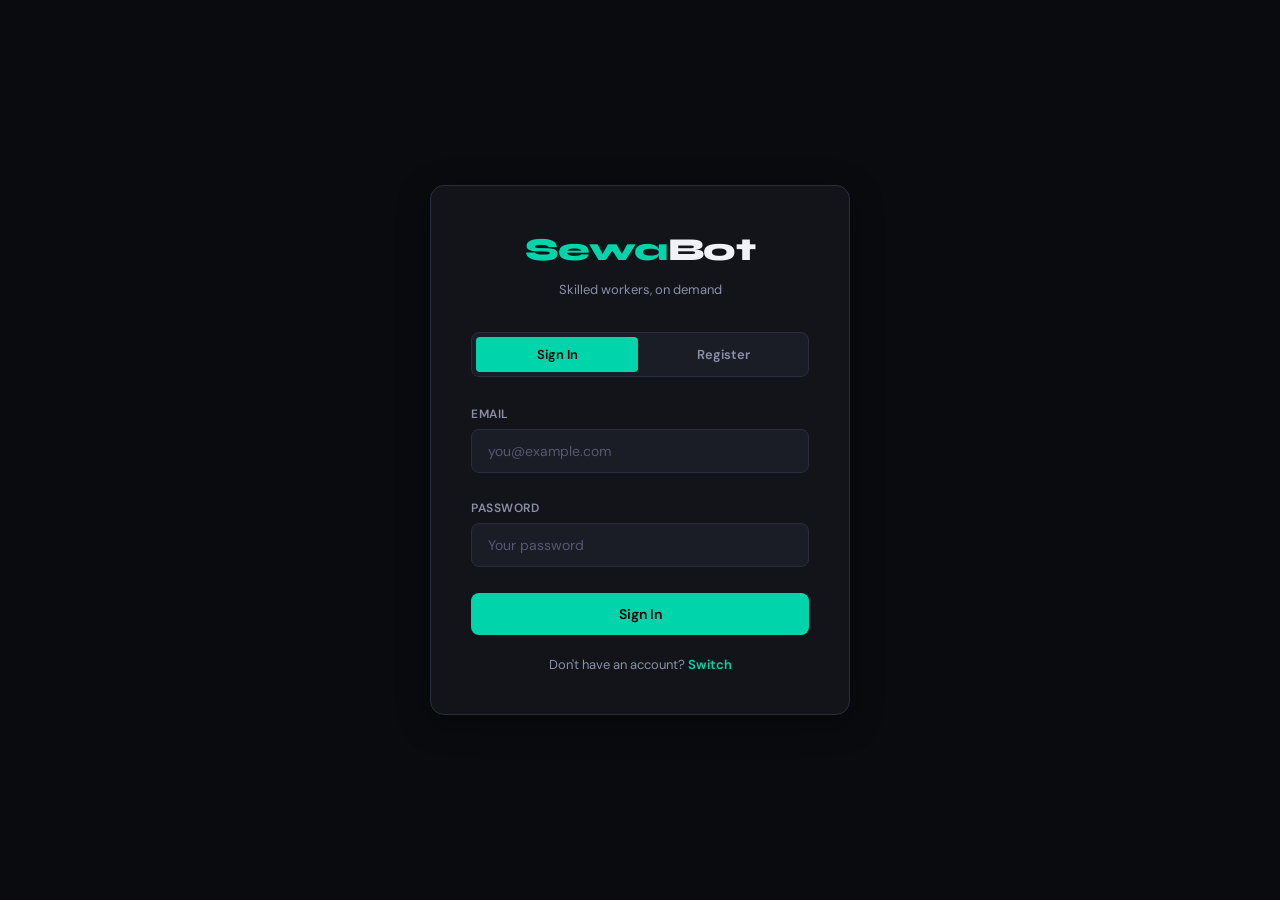
<file: ui/index.html>
<!DOCTYPE html>
    <html lang="en">
    <head>
    <meta charset="UTF-8"/>
    <title>SewaBot</title>
    <link rel="preconnect" href="https://fonts.googleapis.com"/>
    <link href="https://fonts.googleapis.com/css2?family=Syne:wght@800&family=DM+Sans:wght@400&display=swap" rel="stylesheet"/>
    <style>
        body { background:#0a0b0f; color:#f0f2f8; font-family:'DM Sans',sans-serif;
            display:flex; align-items:center; justify-content:center; height:100vh; margin:0; }
        .logo { font-family:'Syne',sans-serif; font-size:48px; font-weight:800;
                color:#00d4aa; text-align:center; }
        .logo span { color:#f0f2f8; }
        p { text-align:center; color:#555870; margin-top:8px; }
    </style>
    </head>
    <body>
    <div>
        <div class="logo">Sewa<span>Bot</span></div>
        <p>Loading...</p>
    </div>
    <script src="js/api.js"></script>
    <script>
        // Redirect based on login status
        if (Auth.isLoggedIn()) {
        redirectByRole();
        } else {
        redirectTo('/ui/pages/auth.html');
        }
    </script>
    </body>
    </html>
</file>
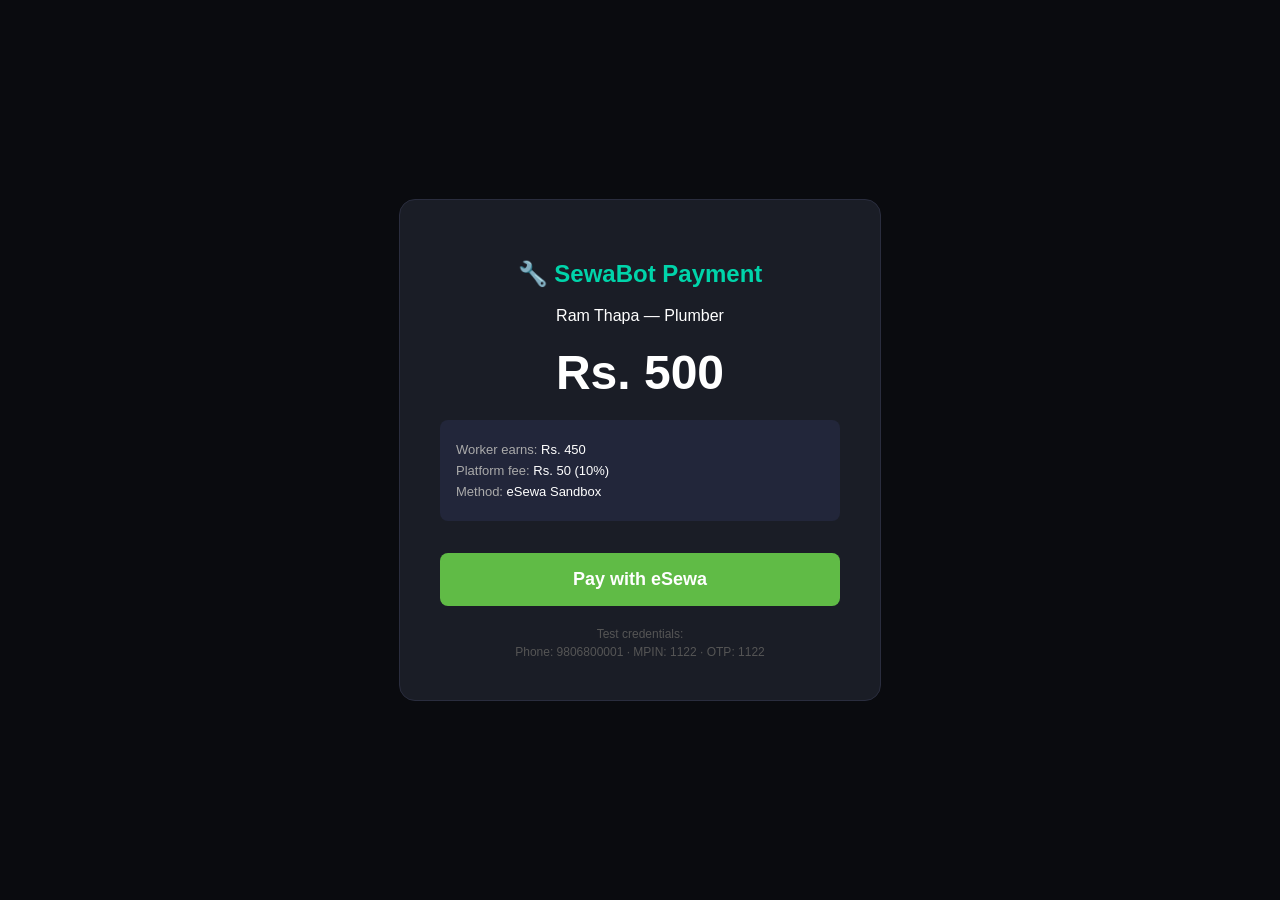
<file: tests/test_payment.html>
<!DOCTYPE html>
<html>
<head>
    <title>SewaBot — eSewa Payment Test</title>
    <style>
        body { font-family: Arial; background: #0a0b0f; color: white;
                display: flex; align-items: center; justify-content: center;
                height: 100vh; margin: 0; }
        .card { background: #1a1d26; border: 1px solid #2a2d3e;
                border-radius: 16px; padding: 40px; text-align: center;
                min-width: 400px; }
        h2 { color: #00d4aa; }
        .amount { font-size: 48px; font-weight: bold; margin: 20px 0; }
        .info { background: #22263a; border-radius: 8px; padding: 16px;
                margin: 16px 0; text-align: left; font-size: 13px; }
        .info div { margin: 6px 0; color: #aaa; }
        .info span { color: white; }
        .btn { background: #60bb46; color: white; border: none;
                padding: 16px 40px; border-radius: 8px; font-size: 18px;
                font-weight: bold; cursor: pointer; width: 100%;
                margin-top: 16px; }
        small { color: #555; font-size: 12px; }
    </style>
</head>
<body>
<div class="card">
    <h2>🔧 SewaBot Payment</h2>
    <p>Ram Thapa — Plumber</p>
    <div class="amount">Rs. 500</div>

    <div class="info">
        <div>Worker earns: <span>Rs. 450</span></div>
        <div>Platform fee: <span>Rs. 50 (10%)</span></div>
        <div>Method: <span>eSewa Sandbox</span></div>
    </div>

    <form action="https://rc-epay.esewa.com.np/api/epay/main/v2/form" method="POST">
        <input type="hidden" name="amount"                   value="500"/>
        <input type="hidden" name="tax_amount"               value="0"/>
        <input type="hidden" name="total_amount"             value="500"/>
        <input type="hidden" name="transaction_uuid"         value="test-txn-sewabot-001"/>
        <input type="hidden" name="product_code"             value="EPAYTEST"/>
        <input type="hidden" name="product_service_charge"   value="0"/>
        <input type="hidden" name="product_delivery_charge"  value="0"/>
        <input type="hidden" name="success_url"              value="http://localhost:8001/payments/esewa/success"/>
        <input type="hidden" name="failure_url"              value="http://localhost:8001/payments/esewa/failure"/>
        <input type="hidden" name="signed_field_names"       value="total_amount,transaction_uuid,product_code"/>
        <input type="hidden" name="signature"                value="83QbZuXS4gX14ryXkzJEg1u9hdwsNiRdaw1eYpJJYyo="/>
        <button type="submit" class="btn">Pay with eSewa</button>
    </form>

    <br>
    <small>
        Test credentials:<br>
        Phone: 9806800001 · MPIN: 1122 · OTP: 1122
    </small>
</div>
</body>
</html>
</file>
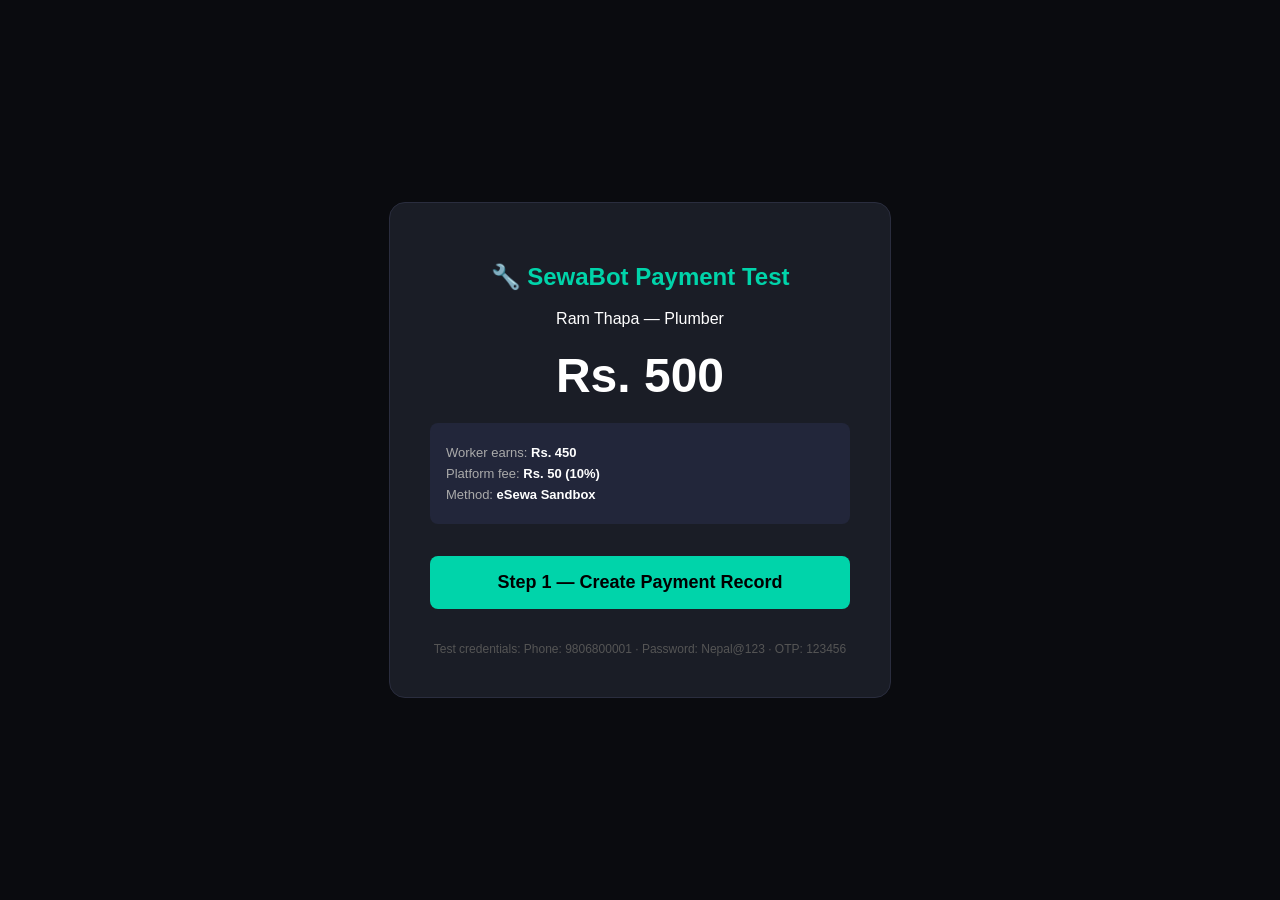
<file: tests/test_payment2.html>
<!DOCTYPE html>
<html>
<head>
    <title>SewaBot — eSewa Payment Test</title>
    <style>
        body { font-family: Arial; background: #0a0b0f; color: white;
                display: flex; align-items: center; justify-content: center;
                height: 100vh; margin: 0; }
        .card { background: #1a1d26; border: 1px solid #2a2d3e;
                border-radius: 16px; padding: 40px; text-align: center;
                min-width: 420px; }
        h2 { color: #00d4aa; }
        .amount { font-size: 48px; font-weight: bold; margin: 20px 0; }
        .info { background: #22263a; border-radius: 8px; padding: 16px;
                margin: 16px 0; text-align: left; font-size: 13px; }
        .info div { margin: 6px 0; color: #aaa; }
        .info span { color: white; font-weight: 600; }
        .btn { background: #60bb46; color: white; border: none;
                padding: 16px 40px; border-radius: 8px; font-size: 18px;
                font-weight: bold; cursor: pointer; width: 100%;
                margin-top: 16px; }
        .btn:disabled { opacity: 0.5; cursor: not-allowed; }
        .btn-init { background: #00d4aa; color: #000; }
        small { color: #555; font-size: 12px; }
        #status { margin-top: 12px; font-size: 13px; color: #aaa; }
        #payment-form { display: none; }
    </style>
</head>
<body>
<div class="card">
    <h2>🔧 SewaBot Payment Test</h2>
    <p>Ram Thapa — Plumber</p>
    <div class="amount">Rs. 500</div>

    <div class="info">
        <div>Worker earns: <span>Rs. 450</span></div>
        <div>Platform fee: <span>Rs. 50 (10%)</span></div>
        <div>Method: <span>eSewa Sandbox</span></div>
    </div>

    <!-- Step 1: Create payment record via API -->
    <button class="btn btn-init" onclick="initiatePayment()">
        Step 1 — Create Payment Record
    </button>

    <div id="status"></div>

    <!-- Step 2: Auto-submit to eSewa after API responds -->
    <form id="payment-form"
            action="https://rc-epay.esewa.com.np/api/epay/main/v2/form"
            method="POST">
        <input type="hidden" name="amount"                   id="f-amount"/>
        <input type="hidden" name="tax_amount"               value="0"/>
        <input type="hidden" name="total_amount"             id="f-total"/>
        <input type="hidden" name="transaction_uuid"         id="f-uuid"/>
        <input type="hidden" name="product_code"             value="EPAYTEST"/>
        <input type="hidden" name="product_service_charge"   value="0"/>
        <input type="hidden" name="product_delivery_charge"  value="0"/>
        <input type="hidden" name="success_url"              value="http://localhost:8001/payments/esewa/success"/>
        <input type="hidden" name="failure_url"              value="http://localhost:8001/payments/esewa/failure"/>
        <input type="hidden" name="signed_field_names"       value="total_amount,transaction_uuid,product_code"/>
        <input type="hidden" name="signature"                id="f-sig"/>
        <button type="submit" class="btn">
            💚 Step 2 — Pay with eSewa
        </button>
    </form>

    <br>
    <small>
        Test credentials: Phone: 9806800001 · Password: Nepal@123 · OTP: 123456
    </small>
</div>

<script>
async function initiatePayment() {
    const status = document.getElementById('status');
    status.textContent = 'Creating payment record...';

    try {
        // First we need a job_id — let's create a test one via match
        // For demo we use a hardcoded job_id from our seeded data
        // In production this comes from the booking flow

        const response = await fetch('http://localhost:8001/payments/initiate', {
            method: 'POST',
            headers: { 'Content-Type': 'application/json' },
            body: JSON.stringify({
                job_id:    'a0eebc99-9c0b-4ef8-bb6d-6bb9bd380a11',
                client_id: 'TEST-CLIENT-001'
            })
        });

        const data = await response.json();
        console.log('Payment data:', data);

        if (response.ok) {
            status.textContent = `✅ Payment record created! Transaction: ${data.transaction_uuid}`;
            status.style.color = '#00d4aa';

            // Fill the eSewa form with real data from API
            document.getElementById('f-amount').value = data.payment_data.amount;
            document.getElementById('f-total').value  = data.payment_data.total_amount;
            document.getElementById('f-uuid').value   = data.payment_data.transaction_uuid;
            document.getElementById('f-sig').value    = data.payment_data.signature;

            // Show the payment form
            document.getElementById('payment-form').style.display = 'block';

        } else {
            status.textContent = `❌ Error: ${data.detail}`;
            status.style.color = '#ff4757';
        }

    } catch(err) {
        status.textContent = `❌ Cannot connect to API: ${err.message}`;
        status.style.color = '#ff4757';
    }
}
</script>
</body>
</html>
</file>
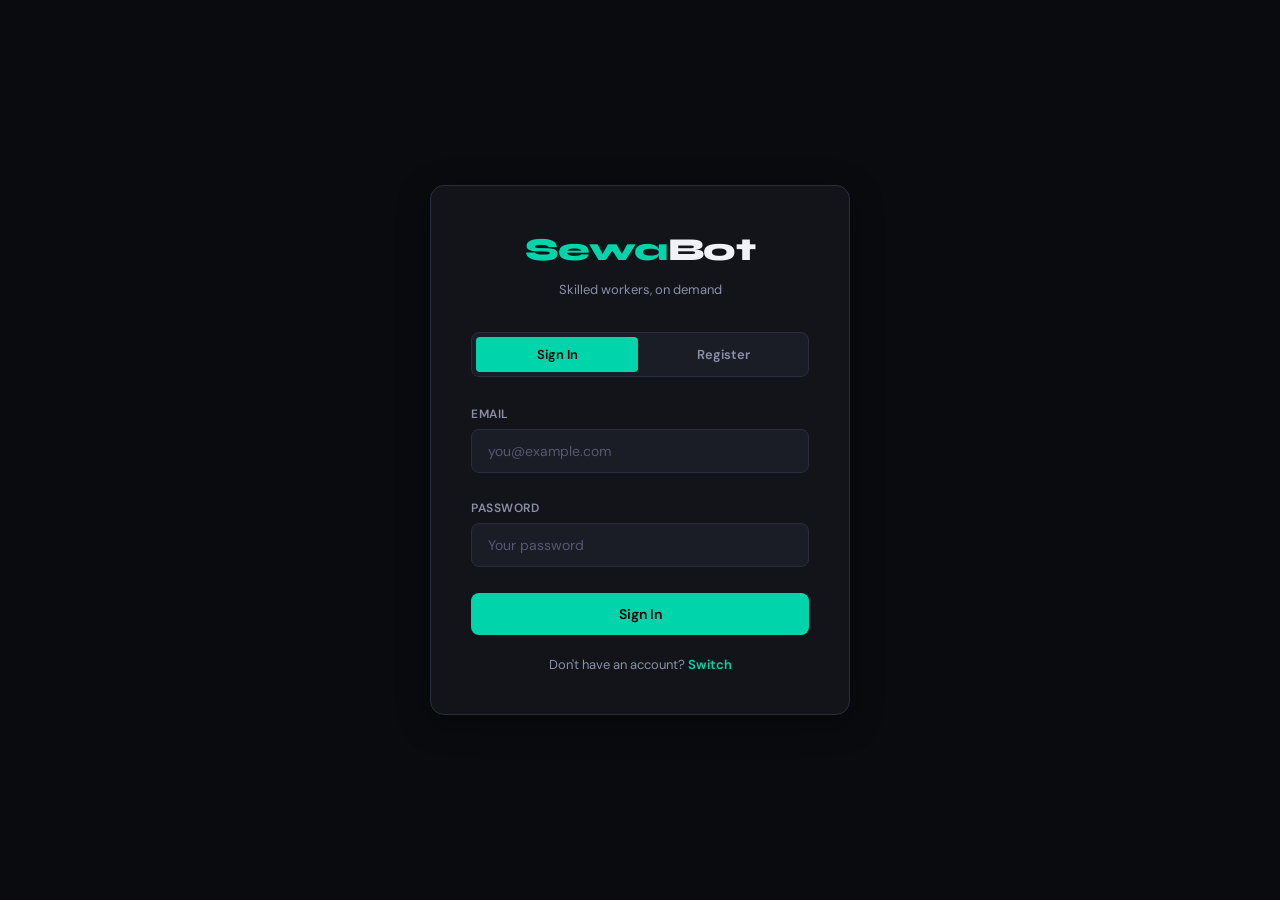
<file: ui/pages/auth.html>
<!DOCTYPE html>
    <html lang="en">
    <head>
    <meta charset="UTF-8"/>
    <meta name="viewport" content="width=device-width, initial-scale=1.0"/>
    <title>SewaBot — Sign In</title>
    <link rel="preconnect" href="https://fonts.googleapis.com"/>
    <link href="https://fonts.googleapis.com/css2?family=Syne:wght@400;600;700;800&family=DM+Sans:wght@300;400;500;600&display=swap" rel="stylesheet"/>
    <link rel="stylesheet" href="../css/main.css"/>
    <link rel="stylesheet" href="../css/auth.css"/>
    </head>
    <body>
    <div class="auth-page">
    <div class="auth-card">

        <div class="auth-logo">
        <div class="logo">Sewa<span>Bot</span></div>
        <p>Skilled workers, on demand</p>
        </div>

        <!-- Tabs -->
        <div class="auth-tabs">
        <button class="auth-tab active" data-tab="login" onclick="switchTab('login')">Sign In</button>
        <button class="auth-tab" data-tab="register" onclick="switchTab('register')">Register</button>
        </div>

        <!-- Login form -->
        <form id="login-form">
        <div class="form-group">
            <label class="form-label">Email</label>
            <input class="input" id="login-email" type="email" placeholder="you@example.com" autocomplete="email"/>
            <span class="form-error" id="login-email-error"></span>
        </div>
        <div class="form-group">
            <label class="form-label">Password</label>
            <input class="input" id="login-password" type="password" placeholder="Your password" autocomplete="current-password"/>
            <span class="form-error" id="login-password-error"></span>
        </div>
        <button type="submit" class="btn btn-primary btn-full" id="login-btn">Sign In</button>
        </form>

        <!-- Register form -->
        <form id="register-form" class="hidden">

        <!-- Role toggle -->
        <div class="form-group">
            <label class="form-label">I am a</label>
            <div class="role-toggle">
            <button type="button" class="role-btn active" data-role="client" onclick="selectRole('client')">🙋 Client</button>
            <button type="button" class="role-btn" data-role="worker" onclick="selectRole('worker')">👷 Worker</button>
            </div>
        </div>

        <div class="form-group">
            <label class="form-label">Full Name</label>
            <input class="input" id="reg-name" type="text" placeholder="Bikee Prajapati"/>
            <span class="form-error" id="reg-name-error"></span>
        </div>
        <div class="form-group">
            <label class="form-label">Email</label>
            <input class="input" id="reg-email" type="email" placeholder="you@example.com"/>
            <span class="form-error" id="reg-email-error"></span>
        </div>
        <div class="form-group">
            <label class="form-label">Phone (optional)</label>
            <input class="input" id="reg-phone" type="tel" placeholder="98XXXXXXXX"/>
        </div>
        <div class="form-group">
            <label class="form-label">Password</label>
            <input class="input" id="reg-password" type="password" placeholder="Min 8 chars, 1 number"/>
            <span class="form-error" id="reg-password-error"></span>
        </div>
        <div class="form-group">
            <label class="form-label">Confirm Password</label>
            <input class="input" id="reg-confirm" type="password" placeholder="Repeat password"/>
            <span class="form-error" id="reg-confirm-error"></span>
        </div>

        <button type="submit" class="btn btn-primary btn-full" id="register-btn">Create Account</button>
        </form>

        <div class="auth-footer">
        <span id="switch-hint">Don't have an account?</span>
        <a href="#" onclick="switchTab(document.querySelector('.auth-tab.active').dataset.tab === 'login' ? 'register' : 'login')">
            Switch
        </a>
        </div>
    </div>
    </div>

    <script src="../js/api.js"></script>
    <script src="../js/auth.js"></script>
    </body>
    </html>
</file>
<file: ui/css/main.css>
/* ── CSS Variables — change these to retheme the whole app ── */
    :root {
    --bg:          #0a0b0f;
    --surface:     #12141a;
    --surface2:    #1a1d26;
    --surface3:    #22263a;
    --border:      #2a2d3e;
    --accent:      #00d4aa;
    --accent2:     #0099ff;
    --danger:      #ff4757;
    --warn:        #ffa502;
    --success:     #2ed573;
    --text:        #f0f2f8;
    --text2:       #8b90a7;
    --text3:       #555870;
    --gold:        #ffd700;
    --radius:      14px;
    --radius-sm:   8px;
    --radius-xs:   4px;
    --shadow:      0 8px 32px rgba(0,0,0,0.4);
    --transition:  all 0.2s ease;
    --font-main:   'DM Sans', sans-serif;
    --font-title:  'Syne', sans-serif;
    }

    /* ── Reset ── */
    *, *::before, *::after {
    margin: 0;
    padding: 0;
    box-sizing: border-box;
    }

    html, body {
    height: 100%;
    font-family: var(--font-main);
    background: var(--bg);
    color: var(--text);
    font-size: 15px;
    line-height: 1.5;
    -webkit-font-smoothing: antialiased;
    }

    a { color: inherit; text-decoration: none; }
    button { cursor: pointer; font-family: var(--font-main); }
    input, textarea { font-family: var(--font-main); }
    ul { list-style: none; }

    /* ── Typography ── */
    h1, h2, h3, h4 {
    font-family: var(--font-title);
    font-weight: 700;
    line-height: 1.2;
    }

    /* ── Scrollbar ── */
    ::-webkit-scrollbar { width: 4px; }
    ::-webkit-scrollbar-track { background: transparent; }
    ::-webkit-scrollbar-thumb { background: var(--border); border-radius: 4px; }

    /* ── Utility classes ── */
    .hidden   { display: none !important; }
    .flex     { display: flex; }
    .flex-col { display: flex; flex-direction: column; }
    .center   { display: flex; align-items: center; justify-content: center; }
    .gap-8    { gap: 8px; }
    .gap-12   { gap: 12px; }
    .gap-16   { gap: 16px; }
    .mt-8     { margin-top: 8px; }
    .mt-12    { margin-top: 12px; }
    .mt-16    { margin-top: 16px; }
    .w-full   { width: 100%; }
    .text-center { text-align: center; }
    .text-sm  { font-size: 13px; }
    .text-xs  { font-size: 11px; }
    .bold     { font-weight: 600; }
    .muted    { color: var(--text2); }
    .accent   { color: var(--accent); }
    .danger   { color: var(--danger); }

    /* ── Components ── */

    /* Buttons */
    .btn {
    display: inline-flex;
    align-items: center;
    justify-content: center;
    gap: 8px;
    padding: 12px 24px;
    border-radius: var(--radius-sm);
    border: none;
    font-size: 14px;
    font-weight: 600;
    transition: var(--transition);
    white-space: nowrap;
    }

    .btn-primary {
    background: var(--accent);
    color: #000;
    }

    .btn-primary:hover { opacity: 0.88; transform: translateY(-1px); }
    .btn-primary:active { transform: translateY(0); }

    .btn-secondary {
    background: var(--surface3);
    color: var(--text2);
    border: 1px solid var(--border);
    }

    .btn-secondary:hover { border-color: var(--text2); color: var(--text); }

    .btn-danger {
    background: rgba(255,71,87,0.15);
    color: var(--danger);
    border: 1px solid rgba(255,71,87,0.3);
    }

    .btn-danger:hover { background: var(--danger); color: white; }

    .btn-full { width: 100%; }

    .btn:disabled { opacity: 0.5; cursor: not-allowed; transform: none; }

    /* Inputs */
    .input {
    width: 100%;
    background: var(--surface2);
    border: 1px solid var(--border);
    border-radius: var(--radius-sm);
    color: var(--text);
    font-size: 14px;
    padding: 12px 16px;
    outline: none;
    transition: border-color 0.2s;
    }

    .input::placeholder { color: var(--text3); }
    .input:focus { border-color: var(--accent); }
    .input.error { border-color: var(--danger); }

    /* Cards */
    .card {
    background: var(--surface2);
    border: 1px solid var(--border);
    border-radius: var(--radius);
    padding: 20px;
    transition: var(--transition);
    }

    .card:hover { border-color: var(--accent); }

    /* Badges */
    .badge {
    display: inline-block;
    padding: 3px 10px;
    border-radius: 20px;
    font-size: 11px;
    font-weight: 700;
    }

    .badge-high   { background: rgba(255,71,87,0.15);  color: var(--danger);  border: 1px solid rgba(255,71,87,0.3); }
    .badge-medium { background: rgba(255,165,2,0.15);  color: var(--warn);    border: 1px solid rgba(255,165,2,0.3); }
    .badge-low    { background: rgba(0,212,170,0.15);  color: var(--accent);  border: 1px solid rgba(0,212,170,0.3); }
    .badge-skill  { background: rgba(0,153,255,0.15);  color: var(--accent2); border: 1px solid rgba(0,153,255,0.3); }

    /* Toast */
    .toast {
    position: fixed;
    bottom: 30px;
    left: 50%;
    transform: translateX(-50%) translateY(100px);
    background: var(--surface2);
    border: 1px solid var(--accent);
    color: var(--accent);
    padding: 12px 24px;
    border-radius: 30px;
    font-size: 13px;
    font-weight: 600;
    z-index: 9999;
    transition: transform 0.3s ease;
    white-space: nowrap;
    box-shadow: var(--shadow);
    }

    .toast.show { transform: translateX(-50%) translateY(0); }
    .toast.error { border-color: var(--danger); color: var(--danger); }

    /* Spinner */
    .spinner {
    display: inline-block;
    width: 16px; height: 16px;
    border: 2px solid rgba(0,0,0,0.3);
    border-top-color: #000;
    border-radius: 50%;
    animation: spin 0.7s linear infinite;
    vertical-align: middle;
    }

    @keyframes spin { to { transform: rotate(360deg); } }

    /* Divider */
    .divider {
    height: 1px;
    background: var(--border);
    margin: 16px 0;
    }

    /* Form group */
    .form-group {
    display: flex;
    flex-direction: column;
    gap: 6px;
    margin-bottom: 16px;
    }

    .form-label {
    font-size: 12px;
    font-weight: 600;
    color: var(--text2);
    text-transform: uppercase;
    letter-spacing: 0.5px;
    }

    .form-error {
    font-size: 12px;
    color: var(--danger);
    margin-top: 4px;
    }

    /* Validation message */
    .validation {
    padding: 10px 14px;
    border-radius: var(--radius-sm);
    font-size: 13px;
    margin-top: 8px;
    }

    .validation.error {
    background: rgba(255,71,87,0.1);
    border: 1px solid rgba(255,71,87,0.3);
    color: var(--danger);
    }

    .validation.success {
    background: rgba(0,212,170,0.1);
    border: 1px solid rgba(0,212,170,0.3);
    color: var(--accent);
    }

    /* Score bar */
    .score-bar-wrap { margin-bottom: 12px; }
    .score-bar-label {
    display: flex;
    justify-content: space-between;
    font-size: 11px;
    color: var(--text3);
    margin-bottom: 4px;
    }
    .score-bar {
    height: 4px;
    background: var(--surface3);
    border-radius: 2px;
    overflow: hidden;
    }
    .score-bar-fill {
    height: 100%;
    background: linear-gradient(90deg, var(--accent2), var(--accent));
    border-radius: 2px;
    transition: width 0.8s ease;
    }

    /* Topbar */
    .topbar {
    display: flex;
    align-items: center;
    justify-content: space-between;
    padding: 14px 24px;
    background: var(--surface);
    border-bottom: 1px solid var(--border);
    position: sticky;
    top: 0;
    z-index: 100;
    }

    .logo {
    font-family: var(--font-title);
    font-size: 22px;
    font-weight: 800;
    color: var(--accent);
    letter-spacing: -0.5px;
    }

    .logo span { color: var(--text); }

    /* Status dot */
    .status-dot {
    width: 8px; height: 8px;
    border-radius: 50%;
    background: var(--accent);
    box-shadow: 0 0 8px var(--accent);
    animation: pulse 2s infinite;
    }

    @keyframes pulse {
    0%,100% { opacity:1; transform:scale(1); }
    50% { opacity:0.6; transform:scale(1.3); }
    }

    /* Leaflet map override */
    .leaflet-container { background: #1a1d26 !important; }
</file>
<file: ui/css/auth.css>
.auth-page {
    min-height: 100vh;
    display: flex;
    align-items: center;
    justify-content: center;
    padding: 20px;
    background: var(--bg);
    }

    .auth-card {
    background: var(--surface);
    border: 1px solid var(--border);
    border-radius: var(--radius);
    padding: 40px;
    width: 100%;
    max-width: 420px;
    box-shadow: var(--shadow);
    }

    .auth-logo {
    text-align: center;
    margin-bottom: 32px;
    }

    .auth-logo .logo {
    font-size: 32px;
    }

    .auth-logo p {
    font-size: 13px;
    color: var(--text2);
    margin-top: 6px;
    }

    .auth-tabs {
    display: flex;
    background: var(--surface2);
    border: 1px solid var(--border);
    border-radius: var(--radius-sm);
    padding: 4px;
    margin-bottom: 28px;
    gap: 4px;
    }

    .auth-tab {
    flex: 1;
    padding: 9px;
    border-radius: var(--radius-xs);
    border: none;
    background: transparent;
    color: var(--text2);
    font-size: 13px;
    font-weight: 600;
    transition: var(--transition);
    font-family: var(--font-main);
    }

    .auth-tab.active {
    background: var(--accent);
    color: #000;
    }

    .role-toggle {
    display: flex;
    gap: 8px;
    margin-bottom: 20px;
    }

    .role-btn {
    flex: 1;
    padding: 10px;
    border-radius: var(--radius-sm);
    border: 1px solid var(--border);
    background: var(--surface2);
    color: var(--text2);
    font-size: 13px;
    font-weight: 600;
    transition: var(--transition);
    font-family: var(--font-main);
    }

    .role-btn.active {
    border-color: var(--accent);
    color: var(--accent);
    background: rgba(0,212,170,0.08);
    }

    .auth-footer {
    text-align: center;
    margin-top: 20px;
    font-size: 13px;
    color: var(--text2);
    }

    .auth-footer a {
    color: var(--accent);
    font-weight: 600;
    }

    .auth-footer a:hover { text-decoration: underline; }
</file>
